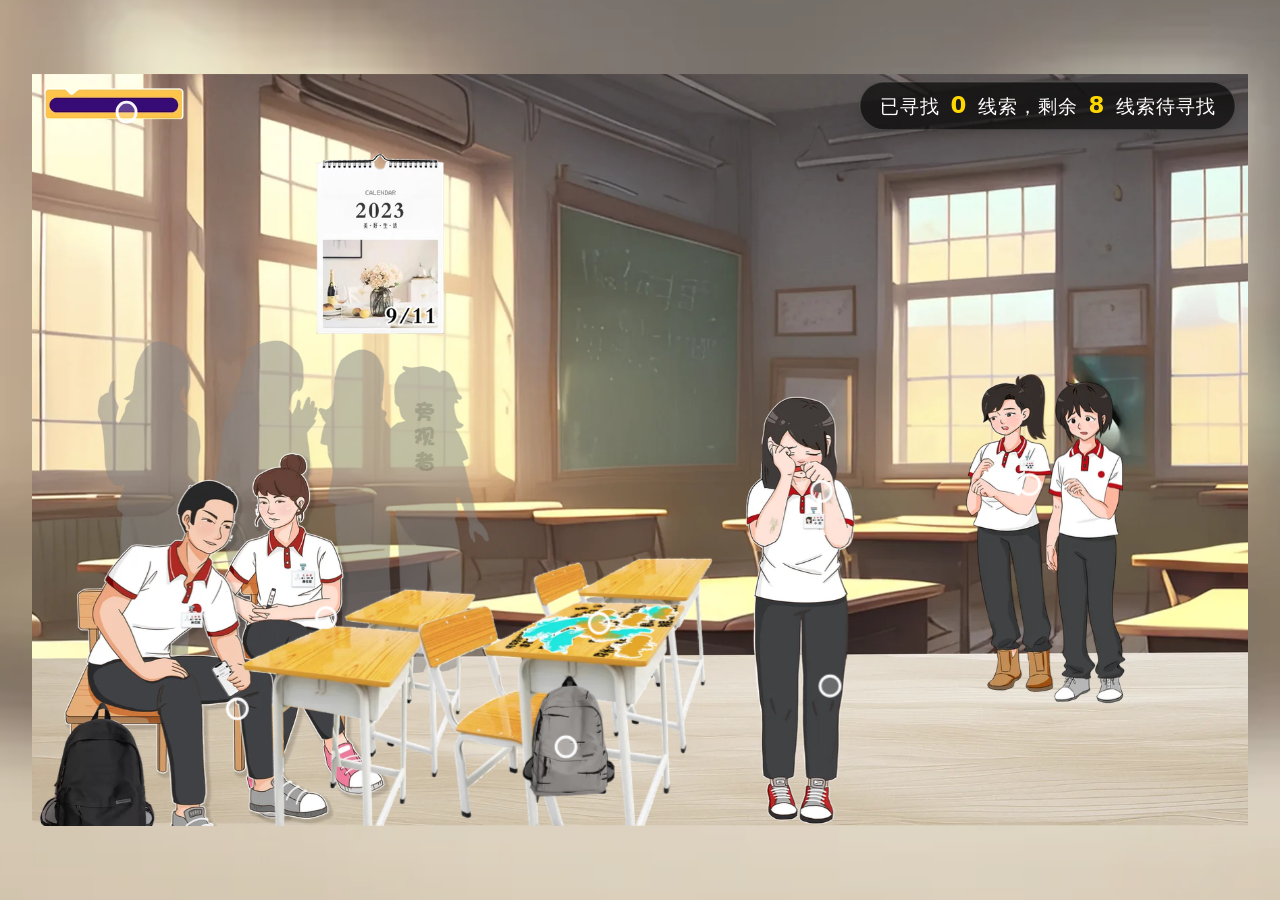
<file: index.html>
<!doctype html>
<html lang="zh-CN">
  <head>
    <meta charset="UTF-8" />
    <meta name="viewport" content="width=device-width, initial-scale=1, viewport-fit=cover" />
    <title>校园轻交互</title>
    <link rel="preload" href="./23/mobile/bg_classroom.webp?v=3" as="image" media="(max-width: 900px)" />
    <link rel="preload" href="./23/bg_classroom.webp?v=2" as="image" media="(min-width: 901px)" />
    <link rel="stylesheet" href="./styles.css?v=11" />
  </head>
  <body>
    <main class="app" aria-label="校园互动场景">
      <section class="stage-shell">
        <div class="stage" id="stage">
          <div id="clue-counter" class="clue-counter">
            已寻找 <span id="found-count">0</span> 线索，剩余 <span id="left-count">8</span> 线索待寻找
          </div>
          <button id="btn-summary" class="btn-summary" aria-label="查看总结">📖</button>

          <picture>
            <source media="(max-width: 900px)" srcset="./23/mobile/bg_classroom.webp?v=3" />
            <img class="layer bg-layer" src="./23/bg_classroom.webp?v=2" alt="" draggable="false"  style="left: 0%; top: 0%; width: 100%; height: 100%;" />
          </picture>
          <img class="layer prop-calendar" src="./23/prop_calendar.webp?v=2" alt="" draggable="false"  style="left: 23.111111%; top: 10.062893%; width: 11%; height: 24.977538%;" />
          <img class="layer prop-desks" src="./23/prop_desks.webp?v=2" alt="" draggable="false"  style="left: 16.944444%; top: 63.971249%; width: 39.277778%; height: 36.028751%;" />
          <img class="layer prop-backpack-gray" src="./23/prop_backpack_gray.webp?v=2" alt="" draggable="false"  style="left: 40%; top: 79.514825%; width: 8.222222%; height: 17.879605%;" />
          <img class="layer base-doodle" src="./23/effect_handwriting.webp?v=2" alt="" draggable="false"  style="left: 38.611111%; top: 70.080863%; width: 14.888889%; height: 8.176101%;" />
          <img class="layer char-girl-sitting" src="./23/char_girl_sitting.webp?v=2" alt="" draggable="false"  style="left: 14.722222%; top: 49.865229%; width: 15%; height: 50.134771%; transform-origin: 235.185185% 100.000000%;" />
          <img class="layer char-boy-sitting" src="./23/char_boy_sitting.webp?v=2" alt="" draggable="false"  style="left: 0.277778%; top: 53.459119%; width: 24.666667%; height: 46.540881%; transform-origin: 201.576577% 100.000000%;" />
          <img class="layer char-xiaohong" src="./23/char_xiaohong_crying.webp?v=2" alt="" draggable="false"  style="left: 58.444444%; top: 42.497754%; width: 9.5%; height: 57.502246%; transform-origin: -88.888889% 100.000000%; --motion-x: 0.421053%; --motion-y: -0.026086%;" />
          <img class="layer char-xiaohong-2" src="./23/char_xiaohong_crying-2.webp?v=2" alt="" draggable="false"  style="left: 58.166667%; top: 42.228212%; width: 9.666667%; height: 57.771788%; transform-origin: -84.482759% 100.000000%; --motion-x: 0.413793%; --motion-y: -0.025964%;" />
          <img class="layer char-girl-ponytail" src="./23/char_girl_ponytail.webp?v=2" alt="" draggable="false"  style="left: 76.5%; top: 39.442947%; width: 7.722222%; height: 43.216532%; transform-origin: -343.165468% 140.124740%; --motion-x: 0.517986%; --motion-y: -0.034709%;" />
          <img class="layer char-girl-short-hair" src="./23/char_girl_short_hair.webp?v=2" alt="" draggable="false"  style="left: 83.055556%; top: 40.431267%; width: 7.222222%; height: 43.755615%; transform-origin: -457.692308% 136.139630%; --motion-x: 0.553846%; --motion-y: -0.034281%;" />
          <img class="layer char-observer" src="./23/char_observer.webp?v=2" alt="" draggable="false"  style="left: 5.111111%; top: 34.950584%; width: 32.777778%; height: 45.462713%; transform-origin: 136.949153% 143.083004%; --motion-float-y: -0.439921%;" />

          <picture>
            <source media="(max-width: 900px)" data-srcset="./23/mobile/summary_1.webp?v=3" />
            <img class="layer summary summary-1" data-src="./23/summary_1.webp?v=2" alt="" draggable="false"  style="left: 0%; top: 0%; width: 100%; height: 100%;" />
          </picture>
          <picture>
            <source media="(max-width: 900px)" data-srcset="./23/mobile/4aff9d6016ca1f5761d8b5b74b927b1f.webp?v=3" />
            <img class="layer reveal reveal-new" data-src="./23/4aff9d6016ca1f5761d8b5b74b927b1f.webp?v=2" alt="" draggable="false"  style="left: 0%; top: 0%; width: 100%; height: 100%;" />
          </picture>
          <picture>
            <source media="(max-width: 900px)" data-srcset="./23/mobile/35530610fc2b29805b03dbd96a7f0381.webp?v=3" />
            <img class="layer reveal reveal-bag" data-src="./23/35530610fc2b29805b03dbd96a7f0381.webp?v=2" alt="" draggable="false"  style="left: 0%; top: 0%; width: 100%; height: 100%;" />
          </picture>

          <picture>
            <source media="(max-width: 900px)" data-srcset="./23/mobile/ui_phone_chat.webp?v=3" />
            <img class="layer reveal reveal-phone ui-phone-chat" data-src="./23/ui_phone_chat.webp?v=2" alt="" draggable="false"  style="left: 0%; top: 0%; width: 100%; height: 100%;" />
          </picture>
          <img class="layer ui-panel-question-text" data-src="./23/ui_panel_question_text.webp?v=2" alt="" draggable="false"  style="left: 0.722222%; top: 1.437556%; width: 12%; height: 50.134771%; transform-origin: 410.648148% -2.867384%;" />
          <img class="layer bubble-layer bubble-xiaohong-bg" data-src="./23/bubble_xiaohong_bg.webp?v=2" alt="" draggable="false"  style="left: 53%; top: 33.513028%; width: 12.5%; height: 13.477089%;" />
          <img class="layer bubble-layer bubble-xiaohong-seq bubble-xiaohong-step-10" data-src="./23/10.webp?v=2" alt="" draggable="false"  style="left: 55.833333%; top: 37.915544%; width: 1.777778%; height: 2.96496%;" />
          <img class="layer bubble-layer bubble-xiaohong-seq bubble-xiaohong-step-11" data-src="./23/11.webp?v=2" alt="" draggable="false"  style="left: 57.111111%; top: 37.735849%; width: 1.888889%; height: 2.875112%;" />
          <img class="layer bubble-layer bubble-xiaohong-seq bubble-xiaohong-step-12" data-src="./23/12.webp?v=2" alt="" draggable="false"  style="left: 58.555556%; top: 37.735849%; width: 1.777778%; height: 2.515723%;" />
          <img class="layer bubble-layer bubble-xiaohong-seq bubble-xiaohong-step-13" data-src="./23/13.webp?v=2" alt="" draggable="false"  style="left: 59.833333%; top: 37.37646%; width: 1.888889%; height: 2.785265%;" />
          <img class="layer bubble-layer bubble-xiaohong-seq bubble-xiaohong-step-14" data-src="./23/14.webp?v=2" alt="" draggable="false"  style="left: 61.166667%; top: 37.106918%; width: 1.833333%; height: 2.875112%;" />
          <img class="layer bubble-layer bubble-xiaohong-seq bubble-xiaohong-step-15" data-src="./23/15.webp?v=2" alt="" draggable="false"  style="left: 55.5%; top: 40.431267%; width: 1.888889%; height: 2.96496%;" />
          <img class="layer bubble-layer bubble-xiaohong-seq bubble-xiaohong-step-16" data-src="./23/16.webp?v=2" alt="" draggable="false"  style="left: 56.888889%; top: 40.251572%; width: 1.777778%; height: 2.96496%;" />
          <img class="layer bubble-layer bubble-xiaohong-seq bubble-xiaohong-step-17" data-src="./23/17.webp?v=2" alt="" draggable="false"  style="left: 58.222222%; top: 40.071878%; width: 1.888889%; height: 2.875112%;" />
          <img class="layer bubble-layer bubble-xiaohong-seq bubble-xiaohong-step-18" data-src="./23/18.webp?v=2" alt="" draggable="false"  style="left: 59.555556%; top: 39.892183%; width: 1.833333%; height: 2.875112%;" />
          <img class="layer bubble-layer bubble-xiaohong-seq bubble-xiaohong-step-19" data-src="./23/19.webp?v=2" alt="" draggable="false"  style="left: 60.888889%; top: 39.712489%; width: 1.888889%; height: 2.875112%;" />
          <img class="layer bubble-layer bubble-xiaohong-seq bubble-xiaohong-step-20" data-src="./23/20.webp?v=2" alt="" draggable="false"  style="left: 62.222222%; top: 39.802336%; width: 1.333333%; height: 2.425876%;" />
          <img class="layer bubble-layer bubble-right-bg" data-src="./23/bubble_right_bg.webp?v=2" alt="" draggable="false"  style="left: 77.777778%; top: 30.637916%; width: 12.166667%; height: 12.668464%;" />
          <img class="layer bubble-layer bubble-right-seq bubble-right-step-1" data-src="./23/1.webp?v=2" alt="" draggable="false"  style="left: 79.888889%; top: 34.860737%; width: 1.833333%; height: 2.96496%;" />
          <img class="layer bubble-layer bubble-right-seq bubble-right-step-2" data-src="./23/2.webp?v=2" alt="" draggable="false"  style="left: 81.277778%; top: 34.860737%; width: 1.777778%; height: 2.875112%;" />
          <img class="layer bubble-layer bubble-right-seq bubble-right-step-3" data-src="./23/3.webp?v=2" alt="" draggable="false"  style="left: 82.611111%; top: 34.681042%; width: 1.777778%; height: 2.96496%;" />
          <img class="layer bubble-layer bubble-right-seq bubble-right-step-4" data-src="./23/4.webp?v=2" alt="" draggable="false"  style="left: 83.944444%; top: 34.591195%; width: 1.833333%; height: 2.96496%;" />
          <img class="layer bubble-layer bubble-right-seq bubble-right-step-5" data-src="./23/5.webp?v=2" alt="" draggable="false"  style="left: 85.277778%; top: 34.501348%; width: 1.833333%; height: 2.96496%;" />
          <img class="layer bubble-layer bubble-right-seq bubble-right-step-6" data-src="./23/6.webp?v=2" alt="" draggable="false"  style="left: 86.555556%; top: 34.591195%; width: 1.277778%; height: 2.605571%;" />
          <img class="layer bubble-layer bubble-right-seq bubble-right-step-7" data-src="./23/7.webp?v=2" alt="" draggable="false"  style="left: 82%; top: 37.286613%; width: 1.833333%; height: 2.96496%;" />
          <img class="layer bubble-layer bubble-right-seq bubble-right-step-8" data-src="./23/8.webp?v=2" alt="" draggable="false"  style="left: 83.333333%; top: 37.286613%; width: 1.833333%; height: 2.785265%;" />
          <img class="layer bubble-layer bubble-right-seq bubble-right-step-9" data-src="./23/9.webp?v=2" alt="" draggable="false"  style="left: 84.611111%; top: 37.106918%; width: 1.888889%; height: 2.96496%;" />
          <img class="layer bubble-layer bubble-boy-bg" data-src="./23/bubble_boy_bg.webp?v=2" alt="" draggable="false"  style="left: 10.333333%; top: 40.610961%; width: 13.555556%; height: 15.09434%;" />
          <img class="layer bubble-layer bubble-boy-seq bubble-boy-step-21" data-src="./23/21.webp?v=2" alt="" draggable="false"  style="left: 11.833333%; top: 46.361186%; width: 1.444444%; height: 2.246181%;" />
          <img class="layer bubble-layer bubble-boy-seq bubble-boy-step-22" data-src="./23/22.webp?v=2" alt="" draggable="false"  style="left: 12.777778%; top: 46.361186%; width: 1.555556%; height: 2.336029%;" />
          <img class="layer bubble-layer bubble-boy-seq bubble-boy-step-23" data-src="./23/23.webp?v=2" alt="" draggable="false"  style="left: 13.777778%; top: 46.361186%; width: 1.5%; height: 2.425876%;" />
          <img class="layer bubble-layer bubble-boy-seq bubble-boy-step-24" data-src="./23/24.webp?v=2" alt="" draggable="false"  style="left: 14.777778%; top: 46.540881%; width: 1.5%; height: 2.336029%;" />
          <img class="layer bubble-layer bubble-boy-seq bubble-boy-step-25" data-src="./23/25.webp?v=2" alt="" draggable="false"  style="left: 15.777778%; top: 46.451033%; width: 1.5%; height: 2.515723%;" />
          <img class="layer bubble-layer bubble-boy-seq bubble-boy-step-26" data-src="./23/26.webp?v=2" alt="" draggable="false"  style="left: 16.777778%; top: 46.540881%; width: 1.5%; height: 2.425876%;" />
          <img class="layer bubble-layer bubble-boy-seq bubble-boy-step-27" data-src="./23/27.webp?v=2" alt="" draggable="false"  style="left: 17.777778%; top: 46.630728%; width: 1.5%; height: 2.425876%;" />
          <img class="layer bubble-layer bubble-boy-seq bubble-boy-step-28" data-src="./23/28.webp?v=2" alt="" draggable="false"  style="left: 18.777778%; top: 46.630728%; width: 1.5%; height: 2.425876%;" />
          <img class="layer bubble-layer bubble-boy-seq bubble-boy-step-29" data-src="./23/29.webp?v=2" alt="" draggable="false"  style="left: 19.777778%; top: 46.630728%; width: 1.5%; height: 2.515723%;" />
          <img class="layer bubble-layer bubble-boy-seq bubble-boy-step-30" data-src="./23/30.webp?v=2" alt="" draggable="false"  style="left: 20.777778%; top: 46.810422%; width: 1.5%; height: 2.336029%;" />
          <img class="layer bubble-layer bubble-boy-seq bubble-boy-step-31" data-src="./23/31.webp?v=2" alt="" draggable="false"  style="left: 21.833333%; top: 47.798742%; width: 0.833333%; height: 1.437556%;" />
          <img class="layer bubble-layer bubble-boy-seq bubble-boy-step-32" data-src="./23/32.webp?v=2" alt="" draggable="false"  style="left: 14.277778%; top: 48.247978%; width: 1.5%; height: 2.425876%;" />
          <img class="layer bubble-layer bubble-boy-seq bubble-boy-step-33" data-src="./23/33.webp?v=2" alt="" draggable="false"  style="left: 15.277778%; top: 48.247978%; width: 1.444444%; height: 2.515723%;" />
          <img class="layer bubble-layer bubble-boy-seq bubble-boy-step-34" data-src="./23/34.webp?v=2" alt="" draggable="false"  style="left: 16.277778%; top: 48.427673%; width: 1.5%; height: 2.336029%;" />
          <img class="layer bubble-layer bubble-boy-seq bubble-boy-step-35" data-src="./23/35.webp?v=2" alt="" draggable="false"  style="left: 16.277778%; top: 48.427673%; width: 1.5%; height: 2.336029%;" />
          <img class="layer bubble-layer bubble-boy-seq bubble-boy-step-36" data-src="./23/36.webp?v=2" alt="" draggable="false"  style="left: 17.277778%; top: 48.51752%; width: 1.444444%; height: 2.336029%;" />
          <img class="layer bubble-layer bubble-boy-seq bubble-boy-step-37" data-src="./23/37.webp?v=2" alt="" draggable="false"  style="left: 18.222222%; top: 48.51752%; width: 1.5%; height: 2.425876%;" />
          <img class="layer bubble-layer bubble-boy-seq bubble-boy-step-38" data-src="./23/38.webp?v=2" alt="" draggable="false"  style="left: 19.222222%; top: 48.51752%; width: 1.5%; height: 2.425876%;" />

          <img class="layer effect-mist" data-src="./22/22/miwu.webp?v=2" alt="" draggable="false"  style="left: 39.944444%; top: 70.080863%; width: 13.555556%; height: 8.176101%;" />
          <picture>
            <source media="(max-width: 900px)" data-srcset="./23/mobile/effect_handwriting-2.webp?v=3" />
            <img class="layer effect-hands" data-src="./23/effect_handwriting-2.webp?v=2" alt="" draggable="false"  style="left: 0%; top: 0%; width: 100%; height: 100%;" />
          </picture>
          <button class="hotspot hotspot-xiaohong" data-action="bubble-xiaohong" type="button" aria-label="查看小红对话"></button>
          <button class="hotspot hotspot-girl-short" data-action="bubble-right" type="button" aria-label="查看右侧短发女孩对话"></button>
          <button class="hotspot hotspot-girl-sitting" data-action="bubble-boy" type="button" aria-label="查看左侧丸子头女孩对话"></button>
          <button class="hotspot hotspot-new" data-action="new-image" type="button" aria-label="查看新增图片"></button>
          <img src="./23/ui_panel_question_bg.webp?v=2" alt="闭合卷轴" class="scroll-closed"  style="left: 0.722222%; top: 1.437556%; width: 12%; height: 5.121294%;" />
          <button class="hotspot hotspot-scroll" data-action="scroll" type="button" aria-label="查看卷轴"></button>

          <img data-src="./23/ui_panel_question_text.webp?v=2" alt="展开卷轴" class="scroll-opened popup-img"  style="left: 0.722222%; top: 1.437556%; width: 12%; height: 50.134771%;" />

          <button class="hotspot hotspot-backpack" data-action="bag" type="button" aria-label="查看灰色书包"></button>
          <button class="hotspot hotspot-boy" data-action="phone" type="button" aria-label="查看手机聊天记录"></button>
          <button class="hotspot hotspot-table" data-action="erase" type="button" aria-label="查看桌面擦除互动"></button>
        </div>
      </section>
    </main>
    <script src="./script.js?v=29"></script>
  </body>
  </html>
</file>
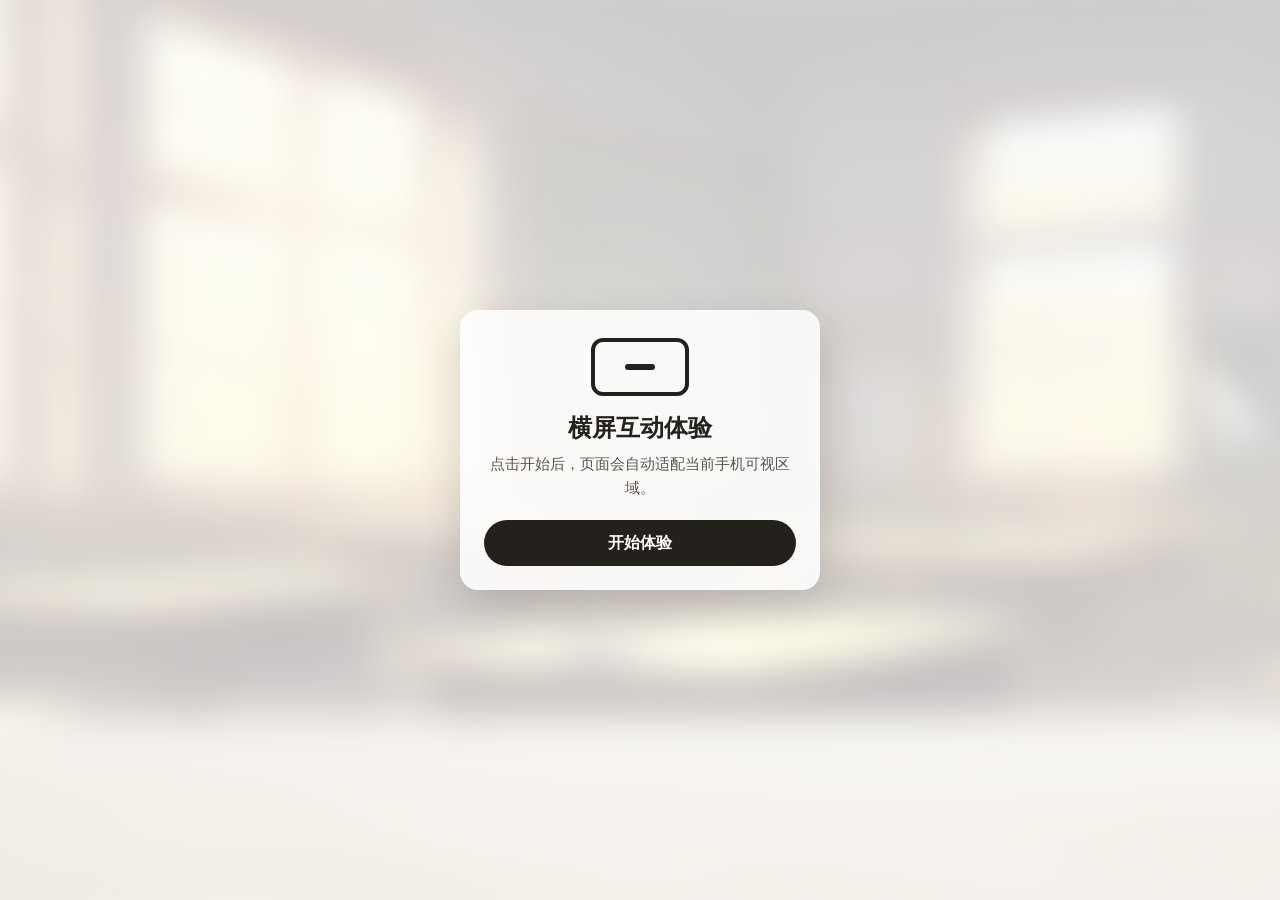
<file: h5-mobile/index.html>
<!doctype html>
<html lang="zh-CN">
  <head>
    <meta charset="UTF-8" />
    <meta name="viewport" content="width=device-width, initial-scale=1, viewport-fit=cover" />
    <title>校园轻交互</title>
    <link rel="preload" href="./23/bg_classroom.webp" as="image" />
    <link rel="stylesheet" href="./styles.css?v=6" />
  </head>
  <body class="is-gated">
    <div class="experience-gate" id="experience-gate" role="dialog" aria-label="横屏体验入口">
      <div class="gate-panel">
        <div class="gate-device" aria-hidden="true">
          <span></span>
        </div>
        <h1>横屏互动体验</h1>
        <p>点击开始后，页面会自动适配当前手机可视区域。</p>
        <button id="btn-enter-experience" class="gate-button" type="button">开始体验</button>
      </div>
    </div>
    <main class="app" aria-label="校园互动场景">
      <section class="stage-shell">
        <div class="stage" id="stage">
          <div id="clue-counter" class="clue-counter">
            已寻找 <span id="found-count">0</span> 线索，剩余 <span id="left-count">8</span> 线索待寻找
          </div>
          <button id="btn-summary" class="btn-summary" aria-label="查看总结">📖</button>
          
          <img class="layer bg-layer" src="./23/bg_classroom.webp" alt="" draggable="false" />
          <img class="layer prop-calendar" src="./23/prop_calendar.webp" alt="" draggable="false" />
          <img class="layer prop-desks" src="./23/prop_desks.webp" alt="" draggable="false" />
          <img class="layer prop-backpack-gray" src="./23/prop_backpack_gray.webp" alt="" draggable="false" />
          <img class="layer base-doodle" src="./23/effect_handwriting.webp" alt="" draggable="false" />
          <img class="layer char-girl-sitting" src="./23/char_girl_sitting.webp" alt="" draggable="false" />
          <img class="layer char-boy-sitting" src="./23/char_boy_sitting.webp" alt="" draggable="false" />
          <img class="layer char-xiaohong" src="./23/char_xiaohong_crying.webp" alt="" draggable="false" />
          <img class="layer char-xiaohong-2" src="./23/char_xiaohong_crying-2.webp" alt="" draggable="false" />
          <img class="layer char-girl-ponytail" src="./23/char_girl_ponytail.webp" alt="" draggable="false" />
          <img class="layer char-girl-short-hair" src="./23/char_girl_short_hair.webp" alt="" draggable="false" />
          <img class="layer char-observer" src="./23/char_observer.webp" alt="" draggable="false" />

          <img class="layer summary summary-1" data-src="./23/summary_1.webp" alt="" draggable="false" />
          <img class="layer reveal reveal-new" data-src="./23/4aff9d6016ca1f5761d8b5b74b927b1f.webp" alt="" draggable="false" />
          <img class="layer reveal reveal-bag" data-src="./23/35530610fc2b29805b03dbd96a7f0381.webp" alt="" draggable="false" />

          <img class="layer reveal reveal-phone ui-phone-chat" data-src="./23/ui_phone_chat.webp" alt="" draggable="false" />
          <img class="layer ui-panel-question-text" data-src="./23/ui_panel_question_text.webp" alt="" draggable="false" />
          <img class="layer bubble-layer bubble-xiaohong-bg" data-src="./23/bubble_xiaohong_bg.webp" alt="" draggable="false" />
          <img class="layer bubble-layer bubble-xiaohong-seq bubble-xiaohong-step-10" data-src="./23/10.webp" alt="" draggable="false" />
          <img class="layer bubble-layer bubble-xiaohong-seq bubble-xiaohong-step-11" data-src="./23/11.webp" alt="" draggable="false" />
          <img class="layer bubble-layer bubble-xiaohong-seq bubble-xiaohong-step-12" data-src="./23/12.webp" alt="" draggable="false" />
          <img class="layer bubble-layer bubble-xiaohong-seq bubble-xiaohong-step-13" data-src="./23/13.webp" alt="" draggable="false" />
          <img class="layer bubble-layer bubble-xiaohong-seq bubble-xiaohong-step-14" data-src="./23/14.webp" alt="" draggable="false" />
          <img class="layer bubble-layer bubble-xiaohong-seq bubble-xiaohong-step-15" data-src="./23/15.webp" alt="" draggable="false" />
          <img class="layer bubble-layer bubble-xiaohong-seq bubble-xiaohong-step-16" data-src="./23/16.webp" alt="" draggable="false" />
          <img class="layer bubble-layer bubble-xiaohong-seq bubble-xiaohong-step-17" data-src="./23/17.webp" alt="" draggable="false" />
          <img class="layer bubble-layer bubble-xiaohong-seq bubble-xiaohong-step-18" data-src="./23/18.webp" alt="" draggable="false" />
          <img class="layer bubble-layer bubble-xiaohong-seq bubble-xiaohong-step-19" data-src="./23/19.webp" alt="" draggable="false" />
          <img class="layer bubble-layer bubble-xiaohong-seq bubble-xiaohong-step-20" data-src="./23/20.webp" alt="" draggable="false" />
          <img class="layer bubble-layer bubble-right-bg" data-src="./23/bubble_right_bg.webp" alt="" draggable="false" />
          <img class="layer bubble-layer bubble-right-seq bubble-right-step-1" data-src="./23/1.webp" alt="" draggable="false" />
          <img class="layer bubble-layer bubble-right-seq bubble-right-step-2" data-src="./23/2.webp" alt="" draggable="false" />
          <img class="layer bubble-layer bubble-right-seq bubble-right-step-3" data-src="./23/3.webp" alt="" draggable="false" />
          <img class="layer bubble-layer bubble-right-seq bubble-right-step-4" data-src="./23/4.webp" alt="" draggable="false" />
          <img class="layer bubble-layer bubble-right-seq bubble-right-step-5" data-src="./23/5.webp" alt="" draggable="false" />
          <img class="layer bubble-layer bubble-right-seq bubble-right-step-6" data-src="./23/6.webp" alt="" draggable="false" />
          <img class="layer bubble-layer bubble-right-seq bubble-right-step-7" data-src="./23/7.webp" alt="" draggable="false" />
          <img class="layer bubble-layer bubble-right-seq bubble-right-step-8" data-src="./23/8.webp" alt="" draggable="false" />
          <img class="layer bubble-layer bubble-right-seq bubble-right-step-9" data-src="./23/9.webp" alt="" draggable="false" />
          <img class="layer bubble-layer bubble-boy-bg" data-src="./23/bubble_boy_bg.webp" alt="" draggable="false" />
          <img class="layer bubble-layer bubble-boy-seq bubble-boy-step-21" data-src="./23/21.webp" alt="" draggable="false" />
          <img class="layer bubble-layer bubble-boy-seq bubble-boy-step-22" data-src="./23/22.webp" alt="" draggable="false" />
          <img class="layer bubble-layer bubble-boy-seq bubble-boy-step-23" data-src="./23/23.webp" alt="" draggable="false" />
          <img class="layer bubble-layer bubble-boy-seq bubble-boy-step-24" data-src="./23/24.webp" alt="" draggable="false" />
          <img class="layer bubble-layer bubble-boy-seq bubble-boy-step-25" data-src="./23/25.webp" alt="" draggable="false" />
          <img class="layer bubble-layer bubble-boy-seq bubble-boy-step-26" data-src="./23/26.webp" alt="" draggable="false" />
          <img class="layer bubble-layer bubble-boy-seq bubble-boy-step-27" data-src="./23/27.webp" alt="" draggable="false" />
          <img class="layer bubble-layer bubble-boy-seq bubble-boy-step-28" data-src="./23/28.webp" alt="" draggable="false" />
          <img class="layer bubble-layer bubble-boy-seq bubble-boy-step-29" data-src="./23/29.webp" alt="" draggable="false" />
          <img class="layer bubble-layer bubble-boy-seq bubble-boy-step-30" data-src="./23/30.webp" alt="" draggable="false" />
          <img class="layer bubble-layer bubble-boy-seq bubble-boy-step-31" data-src="./23/31.webp" alt="" draggable="false" />
          <img class="layer bubble-layer bubble-boy-seq bubble-boy-step-32" data-src="./23/32.webp" alt="" draggable="false" />
          <img class="layer bubble-layer bubble-boy-seq bubble-boy-step-33" data-src="./23/33.webp" alt="" draggable="false" />
          <img class="layer bubble-layer bubble-boy-seq bubble-boy-step-34" data-src="./23/34.webp" alt="" draggable="false" />
          <img class="layer bubble-layer bubble-boy-seq bubble-boy-step-35" data-src="./23/35.webp" alt="" draggable="false" />
          <img class="layer bubble-layer bubble-boy-seq bubble-boy-step-36" data-src="./23/36.webp" alt="" draggable="false" />
          <img class="layer bubble-layer bubble-boy-seq bubble-boy-step-37" data-src="./23/37.webp" alt="" draggable="false" />
          <img class="layer bubble-layer bubble-boy-seq bubble-boy-step-38" data-src="./23/38.webp" alt="" draggable="false" />

          <img class="layer effect-mist" data-src="./22/22/miwu.webp" alt="" draggable="false" />
          <img class="layer effect-hands" data-src="./23/effect_handwriting-2.webp" alt="" draggable="false" />
          <button class="hotspot hotspot-xiaohong" data-action="bubble-xiaohong" type="button" aria-label="查看小红对话"></button>
          <button class="hotspot hotspot-girl-short" data-action="bubble-right" type="button" aria-label="查看右侧短发女孩对话"></button>
          <button class="hotspot hotspot-girl-sitting" data-action="bubble-boy" type="button" aria-label="查看左侧丸子头女孩对话"></button>
          <button class="hotspot hotspot-new" data-action="new-image" type="button" aria-label="查看新增图片"></button>
          <img src="./23/ui_panel_question_bg.webp" alt="闭合卷轴" class="scroll-closed" />
          <button class="hotspot hotspot-scroll" data-action="scroll" type="button" aria-label="查看卷轴"></button>
          
          <img data-src="./23/ui_panel_question_text.webp" alt="展开卷轴" class="scroll-opened popup-img" />

          <button class="hotspot hotspot-backpack" data-action="bag" type="button" aria-label="查看灰色书包"></button>
          <button class="hotspot hotspot-boy" data-action="phone" type="button" aria-label="查看手机聊天记录"></button>
          <button class="hotspot hotspot-table" data-action="erase" type="button" aria-label="查看桌面擦除互动"></button>
        </div>
      </section>
    </main>
    <script src="./script.js?v=23"></script>
  </body>
  </html>
</file>
<file: styles.css>
:root {
  --art-w: 1800;
  --art-h: 1113;
  --viewport-h: 100svh;
  --stage-w: min(100vw, calc(var(--viewport-h) * var(--art-w) / var(--art-h)));
  --stage-h: calc(var(--stage-w) * var(--art-h) / var(--art-w));
  --scene-scale: 0.95; /* Increased from 0.82 to reduce border thickness */
}

* { box-sizing: border-box; }

html, body {
  width: 100%;
  height: var(--viewport-h);
  margin: 0;
  overflow: hidden;
  background: #d8cbb8;
  font-family: system-ui, -apple-system, BlinkMacSystemFont, "Segoe UI", "Microsoft YaHei", sans-serif;
}

.app, .stage-shell {
  position: relative;
  width: 100vw;
  height: var(--viewport-h);
  overflow: hidden;
}

.app::before {
  content: "";
  position: fixed;
  inset: -10%;
  z-index: 0;
  background: url("./23/bg_classroom_blurred.webp?v=4") center / cover no-repeat;
  opacity: 0.72;
  pointer-events: none;
}

.stage-shell {
  z-index: 1;
  overscroll-behavior: contain;
}

.clue-counter {
  position: absolute; /* Changed from fixed to absolute to position relative to .stage */
  top: 1%; /* Use percentage so it scales with the stage */
  right: 1%;
  z-index: 500;
  background: rgba(0, 0, 0, 0.65);
  border: 1px solid rgba(255, 255, 255, 0.2);
  color: #fff;
  padding: 10px 20px; /* Reduced padding */
  border-radius: 30px; /* Reduced border radius */
  font-size: 20px; /* Significantly reduced font size */
  font-weight: 500;
  letter-spacing: 1px; /* Reduced letter spacing */
  box-shadow: 0 4px 8px rgba(0,0,0,0.1); /* Reduced shadow */
  pointer-events: none;
  transition: opacity 0.5s ease;
}

.clue-counter span {
  color: #ffd700;
  font-size: 24px; /* Significantly reduced font size */
  font-weight: bold;
  margin: 0 4px;
}

.btn-summary {
  position: absolute; /* Changed from fixed to absolute */
  top: calc(1% + 50px); /* Moved down by 50px */
  right: 1%;
  z-index: 500;
  background: rgba(255, 255, 255, 0.9);
  border: 3px solid #ccc; /* Reduced border */
  border-radius: 50%;
  width: 64px; /* Reduced dimensions */
  height: 64px;
  font-size: 32px; /* Reduced font size */
  display: none; /* Hidden by default */
  align-items: center;
  justify-content: center;
  cursor: pointer;
  box-shadow: 0 4px 12px rgba(0,0,0,0.2); /* Reduced shadow */
  transition: transform 0.2s ease, opacity 0.5s ease;
  animation: breathe 1.5s ease-in-out infinite;
  pointer-events: auto; /* Ensure it can be clicked even if inside a non-interactive layer initially */
}

.btn-summary:active {
  transform: scale(0.9);
}

.stage {
  position: absolute;
  left: 50%;
  top: 50%;
  width: var(--stage-w);
  height: var(--stage-h);
  transform: translate(-50%, -50%) scale(var(--scene-scale));
  transform-origin: center;
  contain: layout paint;
}

@media (orientation: portrait) {
  :root {
    --stage-h: 100vw;
    --stage-w: calc(var(--stage-h) * var(--art-w) / var(--art-h));
    --scene-scale: 1;
  }

  .app {
    height: var(--viewport-h);
  }

  .stage-shell {
    position: absolute;
    left: 50%;
    top: 50%;
    width: var(--viewport-h);
    height: 100vw;
    transform: translate(-50%, -50%) rotate(90deg);
    transform-origin: center;
    overflow-x: hidden;
    overflow-y: hidden;
    touch-action: manipulation;
    scrollbar-width: none;
    -webkit-overflow-scrolling: touch;
  }

  .stage-shell::-webkit-scrollbar {
    display: none;
  }

  .stage {
    position: absolute;
    left: 50%;
    top: 50%;
    width: var(--stage-w);
    min-width: var(--stage-w);
    height: var(--stage-h);
    transform: translate(-50%, -50%);
  }

  .clue-counter {
    position: fixed;
    top: max(10px, env(safe-area-inset-top));
    right: 10px;
    max-width: calc(100vw - 20px);
    padding: 7px 12px;
    border-radius: 999px;
    font-size: 12px;
    line-height: 1.35;
    letter-spacing: 0;
  }

  .clue-counter span {
    font-size: 15px;
    margin: 0 2px;
  }

  .btn-summary {
    position: fixed;
    top: calc(max(10px, env(safe-area-inset-top)) + 42px);
    right: 10px;
    width: 48px;
    height: 48px;
    border-width: 2px;
    font-size: 24px;
  }

  .hotspot::after {
    width: 24px;
    height: 24px;
    border-width: 2px;
  }
}

.layer {
  position: absolute;
  object-fit: fill;
  pointer-events: none;
  user-select: none;
}

.bg-layer { z-index: 10; }
.base-panel { z-index: 15; }
.base-doodle { z-index: 116; }
.prop-calendar { z-index: 20; }
.prop-desks { z-index: 115; }
.char-girl-sitting { z-index: 40; animation: side-sway 3.4s ease-in-out infinite; will-change: transform; transform-origin: bottom center; }
.char-boy-sitting { z-index: 50; animation: side-sway 3.0s ease-in-out infinite; will-change: transform; transform-origin: bottom center; }
.char-xiaohong { z-index: 60; animation: tiny-tremble 2.4s linear infinite; will-change: transform; transform-origin: bottom center; opacity: 1; transition: opacity 0.5s ease; }
.char-xiaohong-2 { z-index: 60; animation: tiny-tremble 2.4s linear infinite; will-change: transform; transform-origin: bottom center; opacity: 0; transition: opacity 0.5s ease; }
.char-girl-ponytail { z-index: 70; animation: tiny-tremble 3.0s linear infinite; animation-delay: -.7s; will-change: transform; transform-origin: bottom center; }
.char-girl-short-hair { z-index: 80; animation: side-sway 3.4s ease-in-out infinite; animation-delay: -.9s; will-change: transform; transform-origin: bottom center; }
.char-observer { z-index: 25; opacity: 0.68; animation: float 4.4s ease-in-out infinite; will-change: transform; transform-origin: bottom center; }
.prop-backpack-gray { z-index: 125; }
.ui-phone-chat, .ui-panel-question-text, .scroll-opened,
.reveal-new, .reveal-bag,
.bubble-xiaohong-bg, .bubble-xiaohong-seq,
.bubble-right-bg, .bubble-right-seq,
.bubble-boy-bg, .bubble-boy-seq,
.effect-mist, .effect-hands,
.summary-1 {
  opacity: 0;
  visibility: hidden;
  transition: opacity 260ms ease, transform 320ms ease;
}

.is-visible {
  opacity: 1 !important;
  visibility: visible !important;
}

.app.has-active-popup .char-girl-sitting,
.app.has-active-popup .char-boy-sitting,
.app.has-active-popup .char-xiaohong,
.app.has-active-popup .char-xiaohong-2,
.app.has-active-popup .char-girl-ponytail,
.app.has-active-popup .char-girl-short-hair,
.app.has-active-popup .char-observer {
  animation-play-state: paused;
}

.reveal-new,
.reveal-bag,
.ui-phone-chat,
.effect-hands,
.summary-1 {
  transition: none;
}

.ui-phone-chat { z-index: 200; }
.reveal-bag { z-index: 200; }
.reveal-new { z-index: 200; }
.ui-panel-question-text {
  z-index: 200;
  transform: translateY(-10px) scaleY(0.88);
  transform-origin: top center;
}

.ui-panel-question-text.is-visible {
  transform: translateY(0) scaleY(1);
}
.bubble-xiaohong-bg { z-index: 35; }
.bubble-xiaohong-seq { z-index: 36; }
.bubble-boy-bg { z-index: 34; }
.bubble-boy-seq { z-index: 35; }
.bubble-right-bg { z-index: 33; }
.bubble-right-seq { z-index: 34; }
.effect-mist { z-index: 200; }
.effect-hands { z-index: 201; }
.summary-1 { z-index: 180; }

.summary-1, .ui-phone-chat, .ui-panel-question-text,
.bubble-xiaohong-bg, .bubble-xiaohong-seq,
.bubble-right-bg, .bubble-right-seq,
.bubble-boy-bg, .bubble-boy-seq,
.effect-mist, .effect-hands {
  object-fit: fill;
}

.hotspot {
  position: absolute;
  z-index: 300;
  padding: 0;
  border: 0;
  background: transparent;
  cursor: pointer;
  -webkit-tap-highlight-color: transparent;
}

.hotspot::after {
  content: "";
  position: absolute;
  left: 50%;
  top: 50%;
  width: clamp(16px, 1.4vw, 30px);
  height: clamp(16px, 1.4vw, 30px);
  border: 3px solid rgba(255,255,255,.95);
  border-radius: 999px;
  background: rgba(255,255,255,.22);
  transform: translate(-50%, -50%);
  animation: breathe 1.35s ease-in-out infinite;
}

.hotspot.is-pulsed::after {
  border-color: rgba(255, 255, 255, 1);
  box-shadow: 0 0 0 10px rgba(255, 255, 255, 0.2);
}

.hotspot.is-active::after {
  background: rgba(255, 255, 255, 0.5);
  box-shadow: 0 0 0 14px rgba(255, 255, 255, 0.15);
}

.hotspot-xiaohong { left: 61.85%; top: 76.84%; width: 7.5%; height: 9.0%; }
.hotspot-girl-short { left: 76.56%; top: 47.31%; width: 11.0%; height: 14.5%; }
.hotspot-girl-sitting { left: 20.43%; top: 67.84%; width: 7.5%; height: 8.8%; }
.hotspot-backpack { left: 39.8%; top: 83.22%; width: 8.2%; height: 12.5%; }
.hotspot-boy { left: 13.0%; top: 79.4%; width: 7.8%; height: 10.0%; }
.hotspot-table { left: 43.41%; top: 68.31%; width: 6.5%; height: 9.5%; }
.hotspot-new { left: 61.8%; top: 51.2%; width: 6.2%; height: 8.6%; }
.hotspot-scroll { left: 5.03%; top: 0.8%; width: 5.5%; height: 8.5%; }

/* 卷轴相关样式 */
.scroll-closed {
  position: absolute;
  left: 0;
  top: 0;
  width: 100%;
  height: 100%;
  z-index: 10;
  pointer-events: none;
  font-size: 0;
  color: transparent;
  object-fit: contain;
}

.scroll-opened {
  position: absolute;
  left: 0;
  top: 0;
  width: 100%;
  height: 100%;
  z-index: 200;
  opacity: 0;
  pointer-events: none;
  transition: opacity 0.5s ease;
  object-fit: contain;
}

.app.scroll-shown .scroll-opened {
  opacity: 1;
  pointer-events: auto;
}

@keyframes breathe {
  0%, 100% { transform: translate(-50%, -50%) scale(.85); }
  50% { transform: translate(-50%, -50%) scale(1.35); }
}
@keyframes sway {
  0%,100% { transform: rotate(0deg); }
  50% { transform: rotate(1deg); }
}
@keyframes side-sway {
  0%,100% { transform: rotate(0deg); }
  50% { transform: rotate(-1deg); }
}
@keyframes tiny-tremble {
  0%,100% { transform: rotate(0deg) translate3d(0, 0, 0); }
  25% { transform: rotate(0.5deg) translate3d(var(--motion-x, .04%), var(--motion-y, -.015%), 0); }
  50% { transform: rotate(0deg) translate3d(0, 0, 0); }
  75% { transform: rotate(-0.5deg) translate3d(calc(0% - var(--motion-x, .04%)), calc(0% - var(--motion-y, -.015%)), 0); }
}
@keyframes float {
  0%,100% { transform: translateY(0) rotate(0deg); }
  50% { transform: translateY(var(--motion-float-y, -0.2%)) rotate(0.5deg); }
}

@media (prefers-reduced-motion: reduce) {
  .char-girl-sitting,
  .char-boy-sitting,
  .char-xiaohong,
  .char-girl-ponytail,
  .char-girl-short-hair,
  .char-observer,
  .hotspot::after {
    animation: none;
  }
}
</file>
<file: h5-mobile/styles.css>
:root {
  --art-w: 5337;
  --art-h: 3300;
  --viewport-h: 100svh;
  --stage-w: min(100vw, calc(var(--viewport-h) * var(--art-w) / var(--art-h)));
  --stage-h: calc(var(--stage-w) * var(--art-h) / var(--art-w));
  --scene-scale: 0.95; /* Increased from 0.82 to reduce border thickness */
}

* { box-sizing: border-box; }

html, body {
  width: 100%;
  height: var(--viewport-h);
  margin: 0;
  overflow: hidden;
  background: #d8cbb8;
  font-family: system-ui, -apple-system, BlinkMacSystemFont, "Segoe UI", "Microsoft YaHei", sans-serif;
}

.app, .stage-shell {
  position: relative;
  width: 100vw;
  height: var(--viewport-h);
  overflow: hidden;
}

.is-gated .app {
  pointer-events: none;
}

.experience-gate {
  position: fixed;
  inset: 0;
  z-index: 2000;
  display: grid;
  place-items: center;
  padding: max(18px, env(safe-area-inset-top)) 18px max(18px, env(safe-area-inset-bottom));
  background:
    linear-gradient(rgba(255,255,255,.72), rgba(255,255,255,.72)),
    url("./23/bg_classroom.webp") center / cover no-repeat;
  transition: opacity 220ms ease, visibility 220ms ease;
}

.experience-gate::before {
  content: "";
  position: absolute;
  inset: -18px;
  background: inherit;
  filter: blur(18px);
  transform: scale(1.04);
}

.gate-panel {
  position: relative;
  width: min(360px, 86vw);
  padding: 28px 24px 24px;
  border-radius: 18px;
  background: rgba(255,255,255,.86);
  box-shadow: 0 16px 40px rgba(46, 36, 25, .18);
  text-align: center;
  color: #25211d;
}

.gate-device {
  width: 98px;
  height: 58px;
  margin: 0 auto 18px;
  border: 4px solid #24201c;
  border-radius: 12px;
  display: grid;
  place-items: center;
}

.gate-device span {
  width: 30px;
  height: 6px;
  border-radius: 999px;
  background: #24201c;
}

.gate-panel h1 {
  margin: 0 0 10px;
  font-size: 24px;
  line-height: 1.2;
  letter-spacing: 0;
}

.gate-panel p {
  margin: 0 0 20px;
  font-size: 15px;
  line-height: 1.6;
  color: #5b544d;
}

.gate-button {
  width: 100%;
  height: 46px;
  border: 0;
  border-radius: 999px;
  background: #24201c;
  color: #fff;
  font-size: 16px;
  font-weight: 700;
  letter-spacing: 0;
}

body:not(.is-gated) .experience-gate {
  opacity: 0;
  visibility: hidden;
  pointer-events: none;
}

.app::before {
  content: "";
  position: fixed;
  inset: -24px;
  z-index: 0;
  background: url("./23/bg_classroom.webp") center / cover no-repeat;
  filter: blur(18px);
  opacity: 0.72;
  transform: scale(1.06);
  pointer-events: none;
}

.stage-shell {
  z-index: 1;
  overscroll-behavior: contain;
}

.clue-counter {
  position: absolute; /* Changed from fixed to absolute to position relative to .stage */
  top: 1%; /* Use percentage so it scales with the stage */
  right: 1%;
  z-index: 500;
  background: rgba(0, 0, 0, 0.65);
  color: #fff;
  padding: 10px 20px; /* Reduced padding */
  border-radius: 30px; /* Reduced border radius */
  font-size: 20px; /* Significantly reduced font size */
  font-weight: 500;
  letter-spacing: 1px; /* Reduced letter spacing */
  backdrop-filter: blur(8px);
  -webkit-backdrop-filter: blur(8px);
  box-shadow: 0 4px 8px rgba(0,0,0,0.1); /* Reduced shadow */
  pointer-events: none;
  transition: opacity 0.5s ease;
  transform: translateZ(0); /* Force hardware acceleration */
}

.clue-counter span {
  color: #ffd700;
  font-size: 24px; /* Significantly reduced font size */
  font-weight: bold;
  margin: 0 4px;
}

.btn-summary {
  position: absolute; /* Changed from fixed to absolute */
  top: calc(1% + 50px); /* Moved down by 50px */
  right: 1%;
  z-index: 500;
  background: rgba(255, 255, 255, 0.9);
  border: 3px solid #ccc; /* Reduced border */
  border-radius: 50%;
  width: 64px; /* Reduced dimensions */
  height: 64px;
  font-size: 32px; /* Reduced font size */
  display: none; /* Hidden by default */
  align-items: center;
  justify-content: center;
  cursor: pointer;
  box-shadow: 0 4px 12px rgba(0,0,0,0.2); /* Reduced shadow */
  transition: transform 0.2s ease, opacity 0.5s ease;
  animation: breathe 1.5s ease-in-out infinite;
  pointer-events: auto; /* Ensure it can be clicked even if inside a non-interactive layer initially */
}

.btn-summary:active {
  transform: scale(0.9);
}

.stage {
  position: absolute;
  left: 50%;
  top: 50%;
  width: var(--stage-w);
  height: var(--stage-h);
  transform: translate(-50%, -50%) scale(var(--scene-scale));
  transform-origin: center;
  will-change: transform;
  contain: layout paint;
}

@media (orientation: portrait) {
  :root {
    --stage-h: 100vw;
    --stage-w: calc(var(--stage-h) * var(--art-w) / var(--art-h));
    --scene-scale: 1;
  }

  .app {
    height: var(--viewport-h);
  }

  .stage-shell {
    position: absolute;
    left: 50%;
    top: 50%;
    width: var(--viewport-h);
    height: 100vw;
    transform: translate(-50%, -50%) rotate(90deg);
    transform-origin: center;
    overflow-x: hidden;
    overflow-y: hidden;
    touch-action: manipulation;
    scrollbar-width: none;
    -webkit-overflow-scrolling: touch;
  }

  .stage-shell::-webkit-scrollbar {
    display: none;
  }

  .stage {
    position: absolute;
    left: 50%;
    top: 50%;
    width: var(--stage-w);
    min-width: var(--stage-w);
    height: var(--stage-h);
    transform: translate(-50%, -50%);
  }

  .clue-counter {
    position: fixed;
    top: max(10px, env(safe-area-inset-top));
    right: 10px;
    max-width: calc(100vw - 20px);
    padding: 7px 12px;
    border-radius: 999px;
    font-size: 12px;
    line-height: 1.35;
    letter-spacing: 0;
  }

  .clue-counter span {
    font-size: 15px;
    margin: 0 2px;
  }

  .btn-summary {
    position: fixed;
    top: calc(max(10px, env(safe-area-inset-top)) + 42px);
    right: 10px;
    width: 48px;
    height: 48px;
    border-width: 2px;
    font-size: 24px;
  }

  .hotspot::after {
    width: 24px;
    height: 24px;
    border-width: 2px;
  }
}

.layer {
  position: absolute;
  inset: 0;
  width: 100%;
  height: 100%;
  object-fit: fill;
  pointer-events: none;
  user-select: none;
  backface-visibility: hidden;
  transform: translateZ(0);
}

.bg-layer { z-index: 10; }
.base-panel { z-index: 15; }
.base-doodle { z-index: 116; }
.prop-calendar { z-index: 20; }
.prop-desks { z-index: 115; }
.char-girl-sitting { z-index: 40; animation: side-sway 3.4s ease-in-out infinite; will-change: transform; transform-origin: bottom center; }
.char-boy-sitting { z-index: 50; animation: side-sway 3.0s ease-in-out infinite; will-change: transform; transform-origin: bottom center; }
.char-xiaohong { z-index: 60; animation: tiny-tremble 2.4s linear infinite; will-change: transform; transform-origin: bottom center; opacity: 1; transition: opacity 0.5s ease; }
.char-xiaohong-2 { z-index: 60; animation: tiny-tremble 2.4s linear infinite; will-change: transform; transform-origin: bottom center; opacity: 0; transition: opacity 0.5s ease; }
.char-girl-ponytail { z-index: 70; animation: tiny-tremble 3.0s linear infinite; animation-delay: -.7s; will-change: transform; transform-origin: bottom center; }
.char-girl-short-hair { z-index: 80; animation: side-sway 3.4s ease-in-out infinite; animation-delay: -.9s; will-change: transform; transform-origin: bottom center; }
.char-observer { z-index: 25; opacity: 0.68; animation: float 4.4s ease-in-out infinite; will-change: transform; transform-origin: bottom center; }
.prop-backpack-gray { z-index: 125; }
.ui-phone-chat, .ui-panel-question-text,
.reveal-new, .reveal-bag,
.bubble-xiaohong-bg, .bubble-xiaohong-seq,
.bubble-right-bg, .bubble-right-seq,
.bubble-boy-bg, .bubble-boy-seq,
.effect-mist, .effect-hands,
.summary-1 {
  opacity: 0;
  transition: opacity 260ms ease, transform 320ms ease;
}

.is-visible { opacity: 1 !important; }
.is-frozen { animation: none !important; }

.ui-phone-chat { z-index: 200; }
.reveal-bag { z-index: 200; }
.reveal-new { z-index: 200; }
.ui-panel-question-text {
  z-index: 200;
  transform: translateY(-10px) scaleY(0.88);
  transform-origin: top center;
}

.ui-panel-question-text.is-visible {
  transform: translateY(0) scaleY(1);
}
.bubble-xiaohong-bg { z-index: 35; }
.bubble-xiaohong-seq { z-index: 36; }
.bubble-boy-bg { z-index: 34; }
.bubble-boy-seq { z-index: 35; }
.bubble-right-bg { z-index: 33; }
.bubble-right-seq { z-index: 34; }
.effect-mist { z-index: 200; }
.effect-hands { z-index: 201; }
.summary-1 { z-index: 180; }

.summary-1, .ui-phone-chat, .ui-panel-question-text,
.bubble-xiaohong-bg, .bubble-xiaohong-seq,
.bubble-right-bg, .bubble-right-seq,
.bubble-boy-bg, .bubble-boy-seq,
.effect-mist, .effect-hands {
  object-fit: fill;
}

.hotspot {
  position: absolute;
  z-index: 300;
  padding: 0;
  border: 0;
  background: transparent;
  cursor: pointer;
  -webkit-tap-highlight-color: transparent;
}

.hotspot::after {
  content: "";
  position: absolute;
  left: 50%;
  top: 50%;
  width: clamp(16px, 1.4vw, 30px);
  height: clamp(16px, 1.4vw, 30px);
  border: 3px solid rgba(255,255,255,.95);
  border-radius: 999px;
  background: rgba(255,255,255,.22);
  transform: translate(-50%, -50%);
  animation: breathe 1.35s ease-in-out infinite;
}

.hotspot.is-pulsed::after {
  border-color: rgba(255, 255, 255, 1);
  box-shadow: 0 0 0 10px rgba(255, 255, 255, 0.2);
}

.hotspot.is-active::after {
  background: rgba(255, 255, 255, 0.5);
  box-shadow: 0 0 0 14px rgba(255, 255, 255, 0.15);
}

.hotspot-xiaohong { left: 61.85%; top: 76.84%; width: 7.5%; height: 9.0%; }
.hotspot-girl-short { left: 76.56%; top: 47.31%; width: 11.0%; height: 14.5%; }
.hotspot-girl-sitting { left: 20.43%; top: 67.84%; width: 7.5%; height: 8.8%; }
.hotspot-backpack { left: 39.8%; top: 83.22%; width: 8.2%; height: 12.5%; }
.hotspot-boy { left: 13.0%; top: 79.4%; width: 7.8%; height: 10.0%; }
.hotspot-table { left: 43.41%; top: 68.31%; width: 6.5%; height: 9.5%; }
.hotspot-new { left: 61.8%; top: 51.2%; width: 6.2%; height: 8.6%; }
.hotspot-scroll { left: 5.03%; top: 0.8%; width: 5.5%; height: 8.5%; }

/* 卷轴相关样式 */
.scroll-closed {
  position: absolute;
  left: 0;
  top: 0;
  width: 100%;
  height: 100%;
  z-index: 10;
  pointer-events: none;
  font-size: 0;
  color: transparent;
  object-fit: contain;
}

.scroll-opened {
  position: absolute;
  left: 0;
  top: 0;
  width: 100%;
  height: 100%;
  z-index: 200;
  opacity: 0;
  pointer-events: none;
  transition: opacity 0.5s ease;
  object-fit: contain;
}

.app.scroll-shown .scroll-opened {
  opacity: 1;
  pointer-events: auto;
}

@keyframes breathe {
  0%, 100% { transform: translate(-50%, -50%) scale(.85); }
  50% { transform: translate(-50%, -50%) scale(1.35); }
}
@keyframes sway {
  0%,100% { transform: rotate(0deg); }
  50% { transform: rotate(1deg); }
}
@keyframes side-sway {
  0%,100% { transform: rotate(0deg); }
  50% { transform: rotate(-1deg); }
}
@keyframes tiny-tremble {
  0%,100% { transform: rotate(0deg) translate3d(0, 0, 0); }
  25% { transform: rotate(0.5deg) translate3d(.04%, -.015%, 0); }
  50% { transform: rotate(0deg) translate3d(0, 0, 0); }
  75% { transform: rotate(-0.5deg) translate3d(-.04%, .015%, 0); }
}
@keyframes float {
  0%,100% { transform: translateY(0) rotate(0deg); }
  50% { transform: translateY(-0.2%) rotate(0.5deg); }
}

@media (prefers-reduced-motion: reduce) {
  .char-girl-sitting,
  .char-boy-sitting,
  .char-xiaohong,
  .char-girl-ponytail,
  .char-girl-short-hair,
  .char-observer,
  .hotspot::after {
    animation: none;
  }
}
</file>
